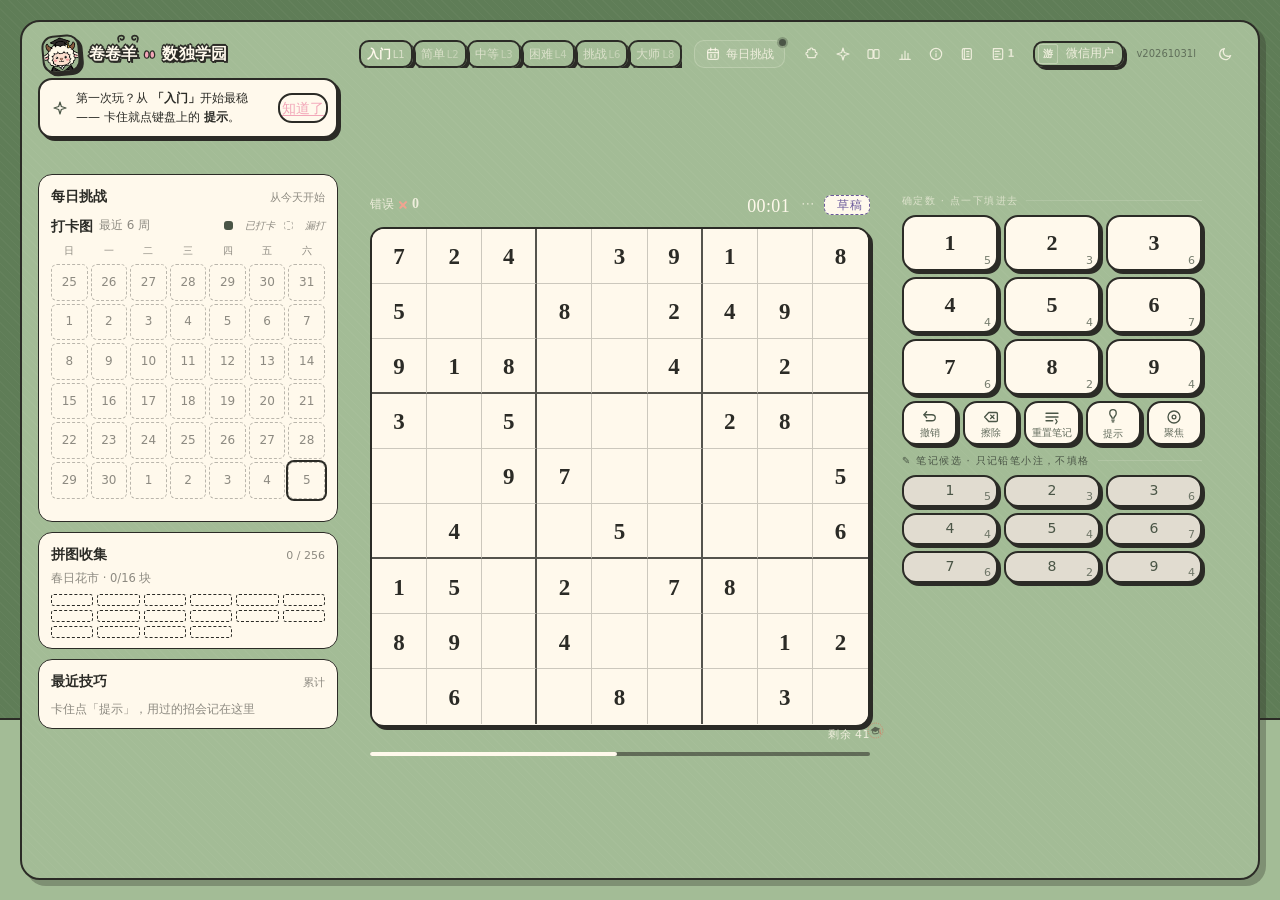
<file: index.html>
<!DOCTYPE html>
<html lang="zh-CN" data-theme="light">
<head>
<meta charset="utf-8">
<!-- G3-struct -->
<meta name="viewport" content="width=device-width,initial-scale=1,maximum-scale=1,user-scalable=no,viewport-fit=cover">
<meta http-equiv="Cache-Control" content="public, max-age=300, must-revalidate">

<title>卷卷羊 · 数独学园 —— 会教你的数独</title>
<meta name="description" content="卷卷羊·数独学园——会教你的数独。卡住不慌：提示会把卡点存进卡点本，之后回到原局面自己重推。每日挑战打卡、技巧解锁、拼图收集。">
<meta property="og:title" content="卷卷羊 · 数独学园">
<meta property="og:description" content="卷卷羊·数独学园——会教你的数独。卡住不慌：提示会把卡点存进卡点本，之后回到原局面自己重推。每日挑战打卡、技巧解锁、拼图收集。">
<meta property="og:type" content="website">
<meta property="og:image" content="https://juanjuanyang-sudoku.app.workbuddy.host/share-cover.png?sharecode=OUQT4PXSUZ">
<meta property="og:image:width" content="1200">
<meta property="og:image:height" content="900">
<meta property="og:image:type" content="image/png">
<meta name="twitter:card" content="summary_large_image">
<meta name="twitter:title" content="卷卷羊 · 数独学园">
<meta name="twitter:description" content="卷卷羊·数独学园——会教你的数独。卡住不慌：提示会把卡点存进卡点本，之后回到原局面自己重推。每日挑战打卡、技巧解锁、拼图收集。">
<meta name="twitter:image" content="https://juanjuanyang-sudoku.app.workbuddy.host/share-cover.png?sharecode=OUQT4PXSUZ">
<link rel="icon" href="[data-uri]">
<link rel="apple-touch-icon" href="share-cover.png">
<link rel="stylesheet" href="./style.css">
</head>
<body>
<!-- 手绘旅行背景（纯装饰，固定层不参与布局）：太阳 / 云 / 远山 / 草甸 / 小花 -->
<div class="scene" aria-hidden="true">
  <i class="sc-sun"></i>
  <i class="sc-cl c1"></i><i class="sc-cl c2"></i><i class="sc-cl c3"></i>
  <i class="sc-hl h1"></i><i class="sc-hl h2"></i>
  <i class="sc-grass"></i>
  <i class="sc-sheep"></i>
  <i class="sc-fl f1"></i><i class="sc-fl f2"></i><i class="sc-fl f3"></i>
</div>
<div class="wrap">

  <header class="top">
    <div class="brand">
      <span class="logo" aria-hidden="true"></span>
      <span class="bt"><span class="bt-yy">卷卷羊<svg class="bt-horns" viewBox="0 0 40 14" aria-hidden="true"><path d="M6 12 C3 7 5 2.5 10 2.5 C13.5 2.5 15 5.5 13 8 C11.5 9.8 9 9.4 8.4 7.6"/><path d="M34 12 C37 7 35 2.5 30 2.5 C26.5 2.5 25 5.5 27 8 C28.5 9.8 31 9.4 31.6 7.6"/></svg></span><svg class="bt-hoof" viewBox="0 0 22 20" aria-hidden="true"><path d="M6.6 3.2 C9.4 3.2 10.8 6.2 10.2 10.4 C9.9 12.9 8.5 14.2 6.6 14 C4.4 13.8 3.1 11.3 3.5 8 C3.9 5 4.9 3.2 6.6 3.2 Z"/><path d="M15.4 3.2 C12.6 3.2 11.2 6.2 11.8 10.4 C12.1 12.9 13.5 14.2 15.4 14 C17.6 13.8 18.9 11.3 18.5 8 C18.1 5 17.1 3.2 15.4 3.2 Z"/></svg><span>数独学园</span></span>
    </div>
    <span class="spacer"></span>
    <div class="tiers" id="tiers"></div>
    <!-- 每日挑战入口：原先是一整张常驻卡片（占约 44px 纵高、做题时纯属占地方），
         2026-10-29 收成顶栏一枚小按钮 —— 今日未打卡显示暖黄小点，已完成整枚转暖黄。
         点开是「每日挑战」面板：今日题目 + 打卡图 + 开始挑战。 -->
    <button class="dbtn" id="dailyBtn" type="button" title="每日挑战：每天一道全网同题，打卡连成图">
      <svg class="db-ic" viewBox="0 0 24 24" fill="none" stroke="currentColor" stroke-width="1.9" stroke-linecap="round" stroke-linejoin="round" aria-hidden="true"><rect x="4" y="5.5" width="16" height="14.5" rx="2.5"/><path d="M4 10 H20 M8.5 3.2 V7 M15.5 3.2 V7 M8.5 13.5 H10 M14 13.5 H15.5 M8.5 16.5 H10 M14 16.5 H15.5"/></svg>
      <span class="db-t" id="dailyBtnTxt">每日挑战</span>
      <i class="db-dot" id="dailyBtnDot" hidden aria-hidden="true"></i>
    </button>
    <div class="navmenu">
      <input class="navchk" type="checkbox" id="navChk" aria-label="更多入口">
      <label class="navtoggle" for="navChk" title="更多入口" aria-label="更多入口"></label>
      <label class="navscrim" for="navChk" aria-hidden="true"></label>
      <div class="navmenu-body">
  <nav class="nav">
        <button class="navbtn" id="navPuzzle" title="完成任务收集拼图碎片"><span class="ni"><svg class="npz" viewBox="0 0 24 24" fill="none" stroke="currentColor" stroke-width="1.9" stroke-linecap="round" stroke-linejoin="round" aria-hidden="true"><path d="M6.5 5.5 H9 Q8.5 3 11 3 Q13.5 3 13 5.5 H15.5 Q17 5.5 17 7 V9.5 Q19.5 9 19.5 11.5 Q19.5 14 17 13.5 V16 Q17 17.5 15.5 17.5 H7 Q5.5 17.5 5.5 16 V13.5 Q3 14 3 11.5 Q3 9 5.5 9.5 V7 Q5.5 5.5 6.5 5.5 Z"/></svg></span><span class="nbl">拼图</span><i class="nbadge" id="pzBadge" hidden></i></button>
        <button class="navbtn" id="navSkills" title="L1–L8 技巧图鉴"><span class="ni"><svg class="nsp" viewBox="0 0 24 24" fill="none" stroke="currentColor" stroke-width="1.9" stroke-linecap="round" stroke-linejoin="round" aria-hidden="true"><path d="M12 3 L14 9.7 L21 12 L14 14.3 L12 21 L10 14.3 L3 12 L10 9.7 Z"/></svg></span><span class="nbl">技巧</span></button>
        <button class="navbtn" id="navTutorial" title="新手教程：每一招配一个真实局面，手把手走一遍"><span class="ni"><svg class="ntu" viewBox="0 0 24 24" fill="none" stroke="currentColor" stroke-width="1.9" stroke-linecap="round" stroke-linejoin="round" aria-hidden="true"><path d="M4.5 5.5 H9 Q10.5 5.5 10.5 7 V17 Q10.5 18.5 9 18.5 H4.5 Q3 18.5 3 17 V7 Q3 5.5 4.5 5.5 Z M13.5 5.5 H18 Q19.5 5.5 19.5 7 V17 Q19.5 18.5 18 18.5 H13.5 Q12 18.5 12 17 V7 Q12 5.5 13.5 5.5 Z"/></svg></span><span class="nbl">教程</span></button>
        <button class="navbtn" id="navStats" title="能力画像：通关统计与技巧分布"><span class="ni"><svg class="nch" viewBox="0 0 24 24" fill="none" stroke="currentColor" stroke-width="1.9" stroke-linecap="round" stroke-linejoin="round" aria-hidden="true"><path d="M4 20 H20 M7.5 20 V13 M12 20 V7.5 M16.5 20 V11"/></svg></span><span class="nbl">画像</span></button>
        <button class="navbtn" id="navAbout" title="玩法说明与工程验证"><span class="ni"><svg class="nin" viewBox="0 0 24 24" fill="none" stroke="currentColor" stroke-width="1.9" stroke-linecap="round" stroke-linejoin="round" aria-hidden="true"><circle cx="12" cy="12" r="8.5"/><path d="M12 11.2 V16.2 M12 7.7 V8.5"/></svg></span><span class="nbl">关于</span></button>
        <button class="navbtn hot" id="navCards" title="复盘我卡住过的局面">
          <span class="ni"><svg class="nnt" viewBox="0 0 24 24" fill="none" stroke="currentColor" stroke-width="1.9" stroke-linecap="round" stroke-linejoin="round" aria-hidden="true"><path d="M7 4 H16.5 Q18.5 4 18.5 6 V18 Q18.5 20 16.5 20 H7 Q5 20 5 18 V6 Q5 4 7 4 Z M8 4 V20 M11.5 8.5 H15 M11.5 12 H15 M11.5 15.5 H15"/></svg></span><span class="nbl">卡点本</span>
          <i class="nbadge" id="navCardBadge" hidden>0</i>
        </button>
        <button class="navbtn" id="navRecords" title="我做过哪些题：完成 / 进行中 / 放弃都在这里"><span class="ni"><svg class="nrc" viewBox="0 0 24 24" fill="none" stroke="currentColor" stroke-width="1.9" stroke-linecap="round" stroke-linejoin="round" aria-hidden="true"><path d="M5 4 H17 Q19 4 19 6 V18 Q19 20 17 20 H7 Q5 20 5 18 V6 Q5 4 7 4 Z M7.5 8 H14 M7.5 12 H16 M7.5 16 H12"/></svg></span><span class="nbl">已做</span><i class="nbadge" id="recBadge" hidden>0</i></button>
      </nav>
      <button class="chip avatar" id="acctBtn" title="账号中心：进度按账号分开保存"><span class="av" id="acctAv">游</span><span class="txt" id="acctChipName">微信用户</span></button>
      <span class="bver" id="bver" title="构建版本"></span><button class="icon-btn" id="themeBtn" title="切换深色 / 浅色"><svg class="ic-moon" viewBox="0 0 24 24" fill="none" stroke="currentColor" stroke-width="1.9" stroke-linecap="round" stroke-linejoin="round" aria-hidden="true"><path d="M19.5 14.2 Q17.5 15.3 15.3 15 Q11.3 14.5 10 10.8 Q8.9 7.6 11.2 4.8 Q6.6 5.5 5.3 9.8 Q4 14.3 7.4 17.4 Q11 20.5 15.2 19.1 Q18.3 18 19.5 14.2 Z"/></svg><svg class="ic-sun" viewBox="0 0 24 24" fill="none" stroke="currentColor" stroke-width="1.9" stroke-linecap="round" stroke-linejoin="round" aria-hidden="true"><circle cx="12" cy="12" r="4.1"/><path d="M12 3.4 V5.3 M12 18.7 V20.6 M3.4 12 H5.3 M18.7 12 H20.6 M6.1 6.1 L7.4 7.4 M16.6 16.6 L17.9 17.9 M17.9 6.1 L16.6 7.4 M7.4 16.6 L6.1 17.9"/></svg></button>
      </div>
    </div>
  </header>

  <!-- ==================== 视图 · 做题（主界面，只放解题所需） ==================== -->
  <main class="view" id="view-play">
    <!-- 左侧栏：宽屏（PC 横屏）排在棋盘左边，窄屏自动回到棋盘上方（CSS 控制） -->
    <div class="sidecol" id="sideCol">
    <!-- 每日挑战：按日期定题，完成点亮连续打卡 -->
                                                            <div class="newbie" id="newbie" hidden>
      <span class="nb-ic"><svg class="nbstar" viewBox="0 0 24 24" fill="none" stroke="currentColor" stroke-width="1.9" stroke-linecap="round" stroke-linejoin="round" aria-hidden="true"><path d="M12 3 L14 9.7 L21 12 L14 14.3 L12 21 L10 14.3 L3 12 L10 9.7 Z"/></svg></span>
      <span class="nb-tx">第一次玩？从 <b>「入门」</b>开始最稳 —— 卡住就点键盘上的 <b>提示</b>。</span>
      <button class="lnk" id="newbieX">知道了</button>
    </div>
    <!-- 每日挑战卡已收进顶栏的 #dailyBtn（2026-10-29）：常驻卡片在做题时纯占纵高，
         内容全部搬进「每日挑战」面板（#dailyOv），省下的高度直接给了棋盘。 -->
    <div class="tail">
      卡住了就点键盘上的 <b>提示</b> —— 它会把这步<b>存进卡点本</b>，之后可以回到当时那个局面自己重推。
      <a id="lnkAbout">玩法说明 →</a>
    </div>

    <!-- J-B3 / K-1：桌面三栏左栏的「卡点本摘要」已由 v4 版式（2026-11-02）替换为三张数据卡：
         每日挑战打卡图 / 拼图收集 / 最近技巧（#railCards，仅 ≥1120 由 CSS 显示）。
         卡点本本体仍在 #drawer 抽屉与画像页，入口不变。 -->
    <div class="railcards" id="railCards">
      <div class="railcard" id="railDaily"></div>
      <div class="railcard" id="railPz"></div>
      <div class="railcard" id="railTech"></div>
    </div>















    

    </div>

    <div class="boardwrap">
      <div class="status">
        <span class="st st-err" id="stErrWrap">错误 <i class="st-x" aria-hidden="true"></i><b id="stErr">0</b></span>
        <!-- 草稿盘状态胶囊（2026-10-29）：草稿态顶替「错误」位，点一下退出草稿。
             放这里而不是新起一条横幅，是因为它零纵高代价 —— 手机档棋盘每多占 1px，
             fitScale 就得整体降一档。 -->
        <button class="st st-draft" id="stDraft" type="button" hidden
                title="草稿推演中：原盘面一格没动。点这里退出草稿">
          <i class="df-ic" aria-hidden="true"></i>
          <span class="df-t">草稿 · <b id="dfSteps">0</b> 步</span>
          <i class="df-x" aria-hidden="true"></i>
        </button>
        <span class="right">
          <button class="clock" id="clockBtn" type="button" title="点击暂停 / 继续（也可按空格）">
            <b id="stTime">00:00</b>
          </button>
          <details class="more">
            <summary title="棋局设置" aria-label="棋局设置"></summary>
            <div class="more-body">
              <p class="more-t">棋局设置</p>
              <div class="more-row">
                <span class="st">提示 <b id="stHint">0</b></span>
                <span class="st">本题 L<b id="stGrade">1</b></span>
                <span class="st tip" id="btnTip" title="点一下开关：全盘亮出所有「一眼可填」的答案（主动偷懒模式，默认关；键盘的「9 差 1」提示不受影响）"><span class="dot tipdot"></span>自明 <b id="stMust">0</b></span>
              </div>
              <div class="more-row more-btns">
                <button class="mini" id="btnNote" aria-pressed="false" title="实体键盘：数字键=填确定数，小键盘 1-9=记候选笔记；打开后互换（快捷键 N 也能切换）。触屏设备不显示">笔记 关</button>
                <button class="mini" id="btnFocus" aria-pressed="false">聚焦 关</button>
                <button class="mini" id="btnCheck" aria-pressed="true" title="纠错开：填错当场标红并计数，已填对的格子会锁定防手滑（点一下关掉：不判对错、不标红、不锁格，像纸上做题）">纠错 开</button>
                <button class="mini" id="btnSfx" aria-pressed="true" title="音效与震动：填对一声木鱼、填错一声闷响、通关三音上行；手机上填错会轻震一下">反馈 开</button>
                <button class="mini" id="btnNew">换一题</button>
                <button class="mini" id="btnDraftMini" title="草稿盘：把当前盘面另存一份，随便填随便改；退出后原盘面一格不动">开草稿</button>
              </div>
            </div>
          </details>
          <!-- 草稿常驻入口（2026-10-30）：⋯ 里那枚「开草稿」藏了两层，真机测试反馈「没找到」。
               窄屏在状态行行尾直接摆一枚「草稿」胶囊（CSS 只在 ≤719px 显示，桌面上不出现），
               进草稿后让位给上面的 stDraft 步数胶囊。 -->
          <button class="st st-draft st-draft-open" id="btnDraftOpen" type="button"
                  title="草稿推演：把当前盘面另存一份，随便填随便改；退出后原盘面一格不动">
            <i class="df-ic" aria-hidden="true"></i>
            <span class="df-t">草稿</span>
          </button>
        </span>
      </div>
      <div class="board" id="board"></div>
      <button class="resume" id="resumeBtn" type="button" title="继续">续</button>
      <div class="progress"><i id="bar"></i></div>
      <span class="boardstamp" aria-hidden="true"><svg viewBox="0 0 48 48"><circle cx="24" cy="24" r="21" fill="none" stroke="#E8654F" stroke-width="2.6" stroke-dasharray="3 3.4"/><path d="M10 21 L24 13.5 L38 21 L24 28.5 Z" fill="#2B2B26"/><path d="M15.5 24.5 v6.5 c0 2.8 17 2.8 17 0 v-6.5" fill="none" stroke="#2B2B26" stroke-width="2.6"/><path d="M36.5 23 v8.5" stroke="#E8654F" stroke-width="2.2"/><circle cx="36.5" cy="34" r="2.4" fill="#E8654F"/></svg></span>

      <!-- 下一步提示：棋盘上方的一过性浮层（不占版面高度，不自动消失，可手动收起） -->
      <aside class="hintsheet" id="hintPanel" hidden>
        <div class="hshd">
          <span class="hsgrip" aria-hidden="true">⠿</span>
          <h3>提示 <span class="tag" id="hintTag">待提示</span></h3>
          <button class="btn sm" id="btnApply" hidden>应用</button>
          <button class="btn sm" id="btnDraft" hidden title="把当前盘面另存一份草稿，自己动手把这条链走一遍（原盘面一格不动）">草稿推演</button>
          <button class="btn sm hl-next" id="hintNext" hidden title="看懂了再点，翻开下一条讲解">下一步 ▸ 看懂了再点</button>
          <button class="btn sm" id="hintClose">收起</button>
        </div>
        <div class="hsbody" id="hintBox"></div>
      </aside>

      <div class="pad" id="pad"></div>
    </div>

  </main>

  <!-- ==================== 视图 · 拼图收集 ==================== -->
  <section class="view pg" id="view-puzzle" hidden>
    <div class="pghead">
      <button class="back" id="pzBack">← 返回做题</button>
      <h2><svg class="hic" viewBox="0 0 24 24" fill="none" stroke="currentColor" stroke-width="1.9" stroke-linecap="round" stroke-linejoin="round" aria-hidden="true"><path d="M6.5 5.5 H9 Q8.5 3 11 3 Q13.5 3 13 5.5 H15.5 Q17 5.5 17 7 V9.5 Q19.5 9 19.5 11.5 Q19.5 14 17 13.5 V16 Q17 17.5 15.5 17.5 H7 Q5.5 17.5 5.5 16 V13.5 Q3 14 3 11.5 Q3 9 5.5 9.5 V7 Q5.5 5.5 6.5 5.5 Z"/></svg> 拼图收集 <span class="tag" id="pzCount">0 / 256</span></h2>
    </div>
    <div class="panel">
      <div class="pz-progress">
        <span>当前正在集：<b id="pzCurLevel">—</b></span>
        <span id="pzCurTheme" class="pz-theme-tag"></span>
      </div>
      <div class="pz-stage-head">
        <span class="pz-stage-title" id="pzStageTitle">—</span>
        <span class="pz-stage-n" id="pzStageN">0 / 16</span>
      </div>
      <div class="pz-stage" id="pzStage"></div>
      <div class="pzcap" id="pzCap"></div>
    </div>
    <div class="panel">
      <h3>图鉴 <span class="tag">点击任意一幅查看</span></h3>
      <div class="pz-index" id="pzIndex"></div>
    </div>
    <div class="panel">
      <h3>怎么收集 <span class="tag">每通关一局 = 随机点亮当前一幅的一块</span></h3>
      <div class="pztasks" id="pzTasks"></div>
    </div>
  </section>

  <section class="view pg" id="view-skills" hidden>
    <div class="pghead">
      <button class="back" id="skBack">← 返回做题</button>
      <h2>技巧图鉴 <span class="tag" id="skillTag">0 / 8</span></h2>
    </div>
    <div class="panel">
      <div class="skills" id="skills"></div>
    </div>
    <div class="panel">
      <h3>这个阶梯是怎么定出来的</h3>
      <div class="empty">
        难度不是靠「提示数多少」定的 —— 实测提示数与难度只有弱相关（皮尔逊 −0.393，解释力约 15%），
        没法当指标用。<b>真正的指标是「解完这题最少要用到第几级技巧」</b>：<br><br>
        每道题都用 L1 起逐级尝试，只用 L1 就能推完 → 定级 L1；必须动用到 L3 才能推完 → 定级 L3。
        L1–L8 全上还解不完的，才会被判为超纲。实测在 300 道随机题上，这套阶梯的覆盖率是
        <b>300 / 300 = 100%</b>。<br><br>
        所以你在做题时看到的「本题 L3」，是一句可验证的承诺：<b>这题只需要 L3 及以下的技巧就能解完</b>，
        不需要你去猜更高级的招。
      </div>
    </div>
  </section>

  <!-- ==================== 视图 · 新手教程 ==================== -->
  <section class="view pg" id="view-tutorial" hidden>
    <div class="pghead">
      <button class="back" id="tutBack">← 返回做题</button>
      <h2>新手教程 <span class="tag" id="tutTag">L1–L8</span></h2>
    </div>
    <div class="panel">
      <p class="pgnote" style="text-align:left">
        每一招都配一个<b>真实的局面</b>：先把低一级的招数全部用光，剩下这一步<b>只能靠这一招</b>解开 ——
        所以你看到的例子，就是这招真正该出场的时刻。点「换一个例子」可以换一道题。<br>
        <b>零基础就从 L1 顺着往下看：</b>每一章开头都有一块「零基础先看」，用大白话把这一招的来龙去脉讲一遍，
        看懂了再看下面的真实棋盘；嫌长可以点右上角「收起」。
      </p>
      <div class="tut-nav" id="tutNav"></div>
      <div id="tutBody"><div class="empty">选一招开始看 ↓</div></div>
    </div>
  </section>

  <!-- ==================== 视图 · 能力画像 ==================== -->
  <section class="view pg" id="view-stats" hidden>
    <div class="pghead">
      <button class="back" id="stBack">← 返回做题</button>
      <h2><svg class="hic" viewBox="0 0 24 24" fill="none" stroke="currentColor" stroke-width="1.9" stroke-linecap="round" stroke-linejoin="round" aria-hidden="true"><path d="M4 20 H20 M7.5 20 V13 M12 20 V7.5 M16.5 20 V11"/></svg> 能力画像</h2>
    </div>
    <div class="panel">
      <div id="statsTop"></div>
    </div>
    <div class="panel">
      <h3>分难度战绩 <span class="tag">通关数 / 题库总量 · 最快用时</span></h3>
      <div id="statsTiers"></div>
    </div>
    <div class="panel">
      <h3>技巧使用分布 <span class="tag">从 L1 到 L8，你用过的每一步推理</span></h3>
      <div id="statsTech"></div>
    </div>
    <div class="panel">
      <h3>每日挑战 <span class="tag">连续打卡反映的是习惯，不是天赋</span></h3>
      <div id="statsDaily"></div>
    </div>
  </section>

  <!-- ==================== 视图 · 已做过的题 ==================== -->
  <section class="view pg" id="view-records" hidden>
    <div class="pghead">
      <button class="back" id="recBack">← 返回做题</button>
      <h2>我做过哪些题 <span class="tag" id="recCount">0</span></h2>
    </div>
    <div class="panel">
      <div class="rec-filter" id="recFilter">
        <button class="rf on" data-f="all">全部</button>
        <button class="rf" data-f="progress">进行中</button>
        <button class="rf" data-f="done">完成</button>
        <button class="rf" data-f="abandon">放弃</button>
      </div>
      <div class="rec-list" id="recList"></div>
      <div class="empty" id="recEmpty" hidden>还没有做过的题。开一局，系统就会自动把这一题记在这里。</div>
    </div>
  </section>

  <!-- ==================== 视图 · 关于 & 玩法 ==================== -->
  <section class="view pg" id="view-about" hidden>
    <div class="pghead">
      <button class="back" id="abBack">← 返回做题</button>
      <h2>关于卷卷羊 · 数独学园</h2>
    </div>

    <div class="panel">
      <div id="aboutBox"></div>
    </div>

    <div class="panel">
      <h3>怎么玩</h3>
      <div class="howto">
        <p><b>键盘两行并存，不用切模式</b><br>
        上行大字 = 填<b style="color:var(--player)">确定数</b>；下行小字 = 记<b style="color:var(--accent)">候选笔记</b>。
        两行的大小、底色、边框都不同，想填哪种就点哪行。</p>

        <p><b>三态清楚分开</b><br>
        <b>深色粗体</b> = 题目给定（不可改，参与校验） ·
        <b style="color:var(--player)">蜜桃粉</b> = 你自己填的（纠错开着时<b>填对就锁定</b>，改不了） ·
        <b style="color:var(--note)">小灰字</b> = 笔记候选（纯推演，<b>不参与校验</b>，随你乱记也不会被判错）。</p>

        <p><b>纠错开关（「⋯ 棋局设置 → 纠错」）</b><br>
        <b>开</b>（默认）：填错当场标红并计数，已填对的格子随之<b>锁定</b>，防手滑点掉。<br>
        <b>关</b>：不判对错、不标红、不计数、不锁格 —— 也就是纸上模式（Paper Mode）：
        填对了也能改，填错了也没提示，同行同列同宫撞了数都不染红，全凭自己核对。</p>

        <p><b>选中一个数字，全盘跟着亮</b><br>
        点了某个数字（格子里的或键盘上的），同行 + 同列 + 同宫一起奶油底，
        全盘同一个数字<b>染成深灰绿并描一圈细边</b>——扫「这个数字还能放哪 / 还差几个」一眼完成，
        连笔记里的该候选也会高亮。记候选笔记<b>不算</b>：它是推演，不是场上出现的数字，不触发联动。</p>

        <p><b>行 / 列 / 宫 9 差 1 时，键盘才亮缺的数</b><br>
        只有当某一<b>横</b>、某一<b>竖</b>或某个<b>小九宫格</b>已经填了 8 个数、
        而你选中的正是最后那个空格时，键盘才把缺的那个数字键
        <b style="color:var(--green)">亮绿</b>、其余键淡出 —— 这时的答案不用想，纯搬运。<br>
        除此之外（哪怕这一格靠排除只剩一个候选），键盘也不会替你数 —— 推理的过程留给你。</p>

        <p>状态栏「自明 N」= 当前还有多少格「一眼可填」（只报数量、不报位置）。想直接看答案都在哪，
        点它开启「全盘自明」，所有答案格一起亮幽灵数字 —— 那就是替你做题了，慎用。
        想更专注可以开「聚焦」：其他格子全部变灰，专心想当前这一格。</p>

        <p><b>数字填满 9 个就自动禁用</b><br>
        某个数字在盘面出现满 9 次，键盘上下两行同时变灰、点了不可填，省得你反复试。</p>

        <p><b>卡点本：把「看过一次」变成「真的会做」</b><br>
        每次点「教我下一步」，都会自动存下<b>提示前的完整局面 + 你当时记的笔记 + 用到的那一招</b>。
        之后可以重演推理链、做两问自测，还能<b>回到那个卡点自己重推一遍</b>。
        自测全对才标「已掌握」—— 看过 ≠ 会做，答错就一直留在「待复习」。</p>
      </div>
    </div>

    <div class="panel">
      <h3>我的卡点本 <span class="tag" id="cardTag">0 条</span></h3>
      <div class="cardbrief" id="cardBrief"></div>
      <button class="bigbtn soft" id="btnCards"><svg class="bic" viewBox="0 0 24 24" fill="none" stroke="currentColor" stroke-width="1.9" stroke-linecap="round" stroke-linejoin="round" aria-hidden="true"><path d="M7 4 H16.5 Q18.5 4 18.5 6 V18 Q18.5 20 16.5 20 H7 Q5 20 5 18 V6 Q5 4 7 4 Z M8 4 V20 M11.5 8.5 H15 M11.5 12 H15 M11.5 15.5 H15"/></svg> 打开卡点本</button>
    </div>

    <div class="panel">
      <h3>按键与操作</h3>
      <div class="keys">
        <span class="kbhint">
          <code>1-9</code> 填确定数 · <code>小键盘 1-9</code> 记候选笔记 · <code>Shift+1-9</code> 临时记笔记 ·
          <code>N</code> 笔记模式开关 · <code>0 / Backspace</code> 擦除 ·
          <code>F</code> 聚焦 · <code>H</code> 提示 · <code>U</code> 撤销 · <code>方向键</code> 移动 ·
          <code>Esc</code> 返回做题
        </span>
        <span class="touchhint">
          点格子选中 → 点下方<b>上行大字</b>填确定数、<b>下行小字</b>记候选笔记。两行都在，不用切换模式。
        </span>
      </div>
    </div>

    <div class="pgnote">
      卷卷羊 · 数独学园 v1.0 —— 「会教你的数独」：市面产品都在给答案，我们教推理。
      WorkBuddy「1024 造物挑战」参赛作品。
    </div>
  </section>
</div>

<div class="drawer" id="drawer" hidden>
  <div class="dwhead">
    <b><svg class="dic" viewBox="0 0 24 24" fill="none" stroke="currentColor" stroke-width="1.9" stroke-linecap="round" stroke-linejoin="round" aria-hidden="true"><path d="M7 4 H16.5 Q18.5 4 18.5 6 V18 Q18.5 20 16.5 20 H7 Q5 20 5 18 V6 Q5 4 7 4 Z M8 4 V20 M11.5 8.5 H15 M11.5 12 H15 M11.5 15.5 H15"/></svg> 卡点本</b>
    <span class="tag" id="dwTag">0 条</span>
    <span class="sp"></span>
    <button class="mini" id="dwExport">导出 JSON</button>
    <button class="mini" id="dwClear">清空</button>
    <button class="icon-btn" id="dwClose" title="关闭">✕</button>
  </div>
  <div class="dwbody" id="dwBody"></div>
</div>

<div class="toast" id="toast"></div>

<!-- 每日挑战面板（2026-10-29）：顶栏小按钮点开的就是它。
     今日题目 + 打卡图（近 6 周热力图）+ 连续/累计/最佳 + 开始挑战。 -->
<div class="dailyov" id="dailyOv" hidden>
  <div class="dv-box">
    <div class="dv-hd">
      <b><svg class="dv-ic" viewBox="0 0 24 24" fill="none" stroke="currentColor" stroke-width="1.9" stroke-linecap="round" stroke-linejoin="round" aria-hidden="true"><rect x="4" y="5.5" width="16" height="14.5" rx="2.5"/><path d="M4 10 H20 M8.5 3.2 V7 M15.5 3.2 V7 M8.5 13.5 H10 M14 13.5 H15.5 M8.5 16.5 H10 M14 16.5 H15.5"/></svg> 每日挑战</b>
      <span class="dv-date" id="dvDate">今天</span>
      <span class="sp"></span>
      <button class="icon-btn" id="dvClose" title="关闭">✕</button>
    </div>
    <div class="dv-body" id="dvBody"></div>
  </div>
</div>

<!-- 账号中心（本地账号：注册/登录后进度按账号隔离） -->
<div class="acctov" id="acctOv" hidden>
  <div class="box">
    <div class="em" id="acctEm"></div>
    <h2 id="acctTitle">账号</h2>
    <div id="acctBody"></div>
    <button class="bigbtn soft" id="acctClose">关闭</button>
  </div>
</div>




<!-- PUZZLE_DATA 已外链为 puzzles-data.js（异步加载，见文件末尾） -->


<script src="./puzzles-data.js" async></script>

<script src="./main.js"></script>
</body>
</html>
</file>
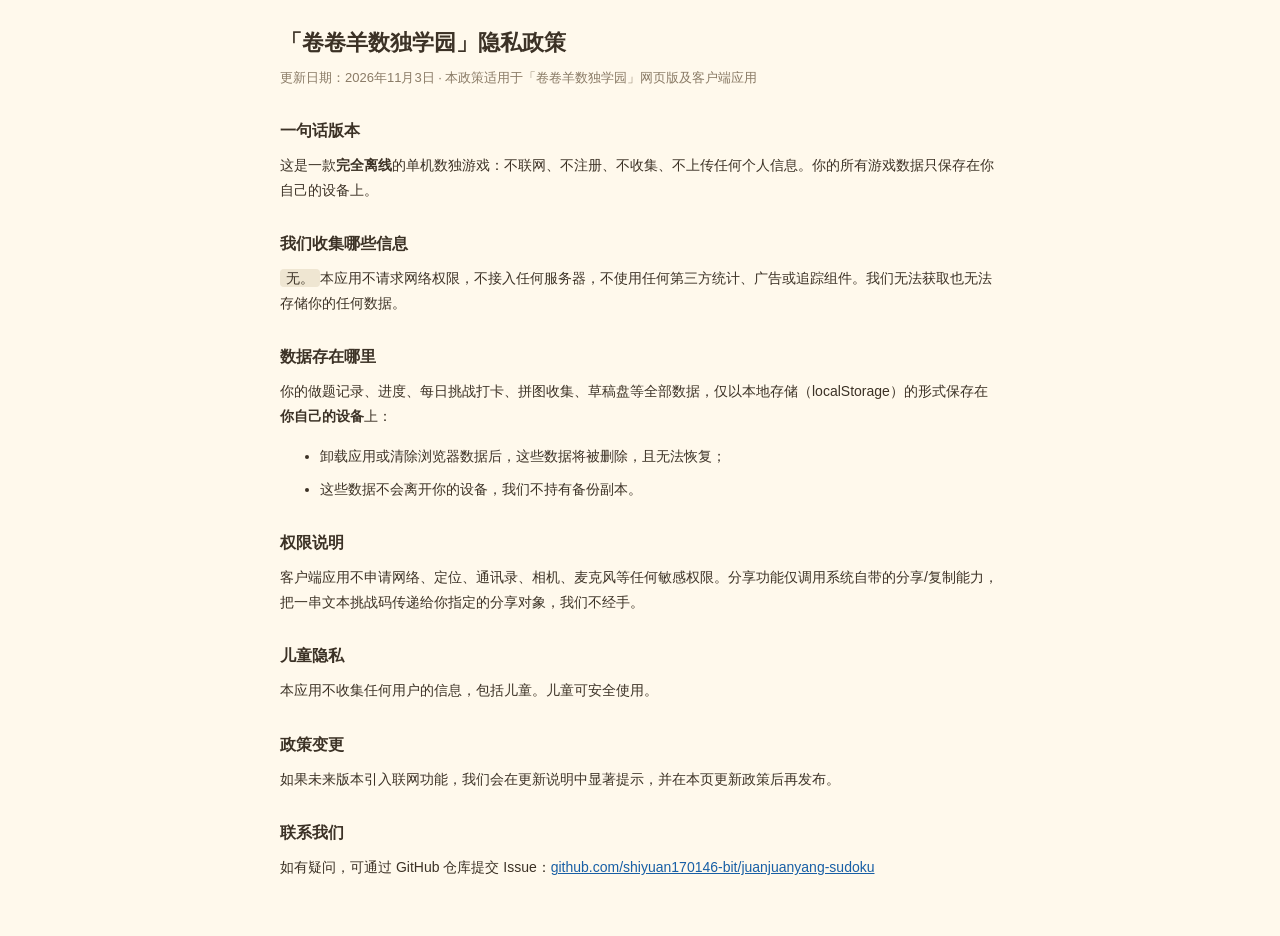
<file: privacy.html>
<!DOCTYPE html>
<html lang="zh-CN">
<head>
<meta charset="UTF-8">
<meta name="viewport" content="width=device-width, initial-scale=1">
<title>卷卷羊数独学园 · 隐私政策</title>
<style>
body{font-family:-apple-system,"PingFang SC","Microsoft YaHei",sans-serif;margin:0;padding:24px 20px 48px;background:#FFF9EC;color:#3C3226;line-height:1.75;max-width:720px;margin-left:auto;margin-right:auto}
h1{font-size:22px;margin:0 0 4px}
h2{font-size:16px;margin:28px 0 8px}
p,li{font-size:14px;margin:8px 0}
.sub{color:#8A7B66;font-size:13px;margin:0 0 20px}
em{font-style:normal;background:#EFE6D2;padding:1px 6px;border-radius:4px}
</style>
</head>
<body>
<h1>「卷卷羊数独学园」隐私政策</h1>
<p class="sub">更新日期：2026年11月3日 · 本政策适用于「卷卷羊数独学园」网页版及客户端应用</p>

<h2>一句话版本</h2>
<p>这是一款<b>完全离线</b>的单机数独游戏：不联网、不注册、不收集、不上传任何个人信息。你的所有游戏数据只保存在你自己的设备上。</p>

<h2>我们收集哪些信息</h2>
<p><em>无。</em>本应用不请求网络权限，不接入任何服务器，不使用任何第三方统计、广告或追踪组件。我们无法获取也无法存储你的任何数据。</p>

<h2>数据存在哪里</h2>
<p>你的做题记录、进度、每日挑战打卡、拼图收集、草稿盘等全部数据，仅以本地存储（localStorage）的形式保存在<b>你自己的设备</b>上：</p>
<ul>
<li>卸载应用或清除浏览器数据后，这些数据将被删除，且无法恢复；</li>
<li>这些数据不会离开你的设备，我们不持有备份副本。</li>
</ul>

<h2>权限说明</h2>
<p>客户端应用不申请网络、定位、通讯录、相机、麦克风等任何敏感权限。分享功能仅调用系统自带的分享/复制能力，把一串文本挑战码传递给你指定的分享对象，我们不经手。</p>

<h2>儿童隐私</h2>
<p>本应用不收集任何用户的信息，包括儿童。儿童可安全使用。</p>

<h2>政策变更</h2>
<p>如果未来版本引入联网功能，我们会在更新说明中显著提示，并在本页更新政策后再发布。</p>

<h2>联系我们</h2>
<p>如有疑问，可通过 GitHub 仓库提交 Issue：<a href="https://github.com/shiyuan170146-bit/juanjuanyang-sudoku" style="color:#185FA5">github.com/shiyuan170146-bit/juanjuanyang-sudoku</a></p>
</body>
</html>
</file>
